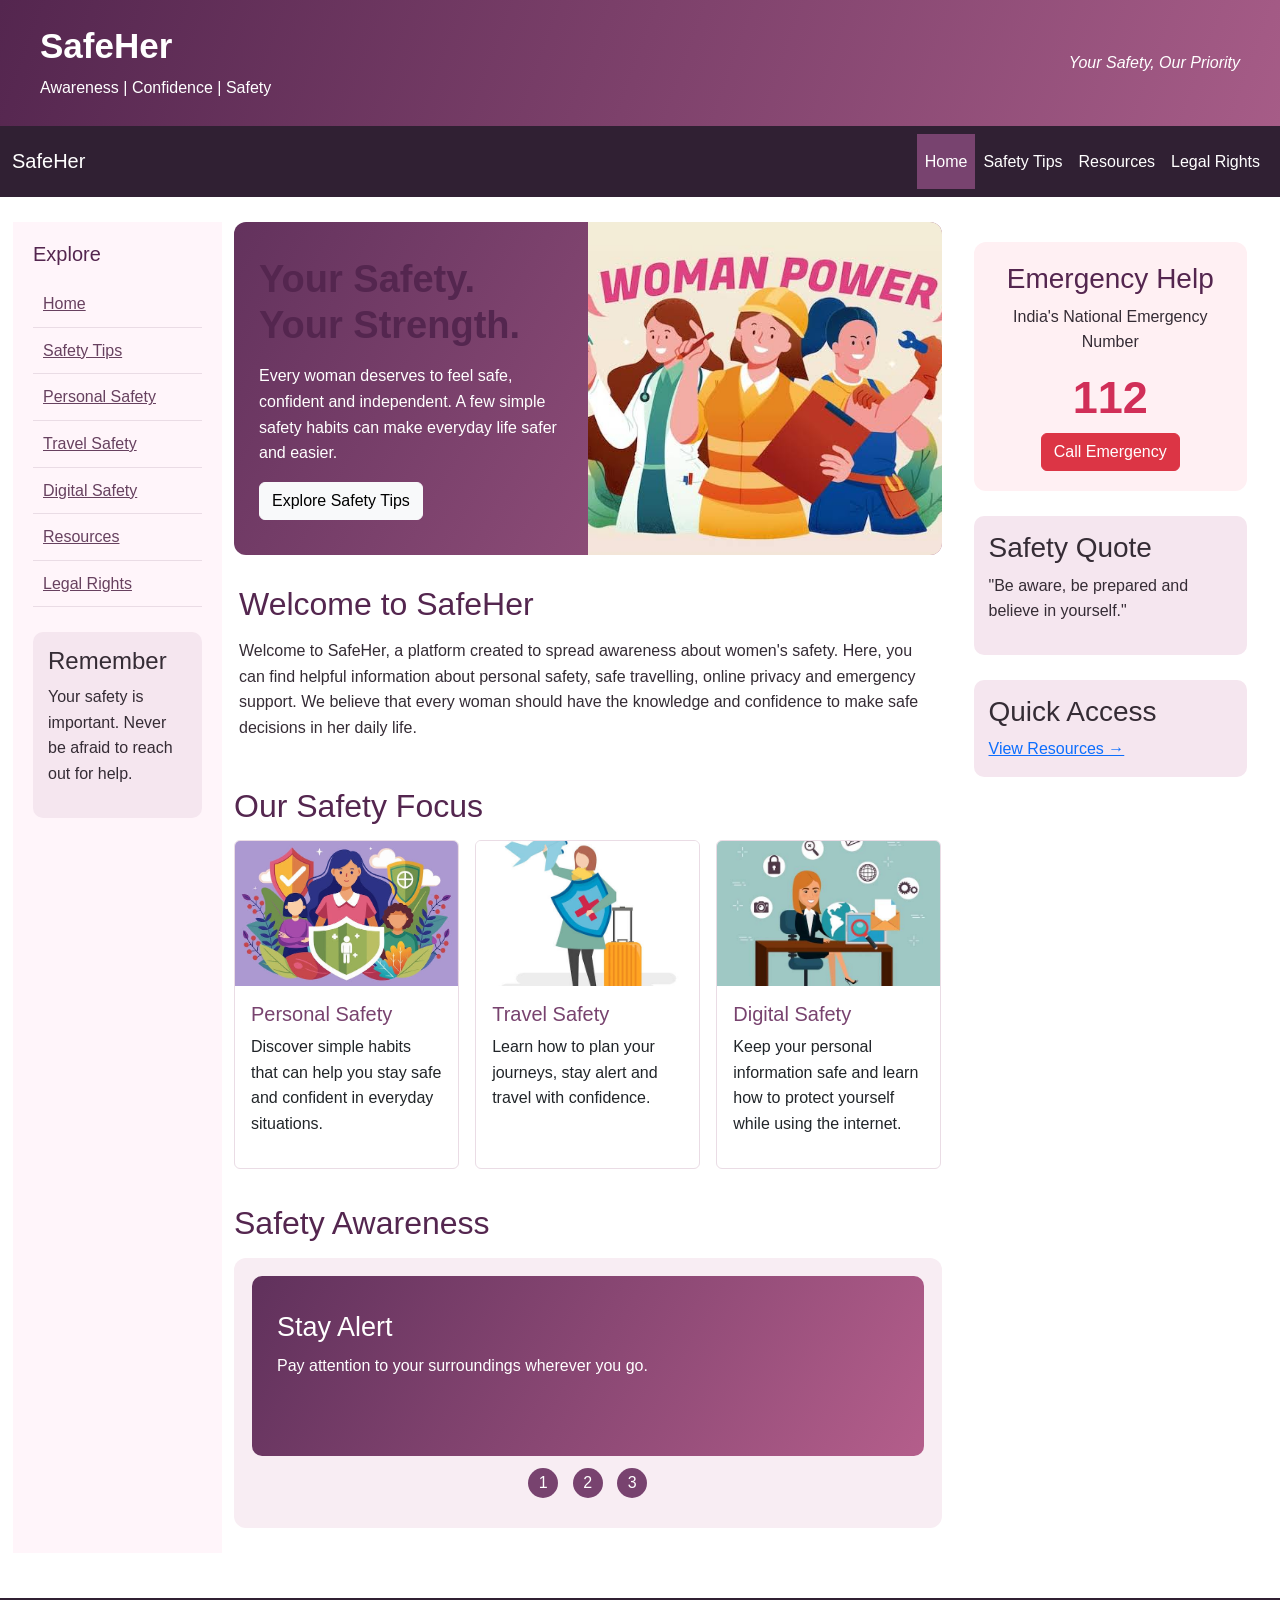
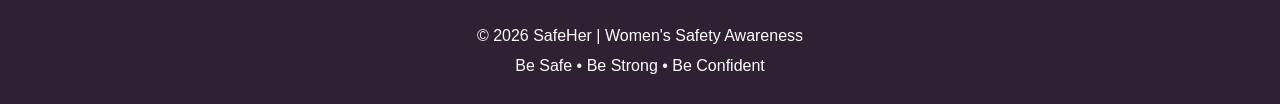
<file: index.html>
<!DOCTYPE html>
<html lang="en">

<head>
    <meta charset="UTF-8">
    <meta name="viewport" content="width=device-width, initial-scale=1.0">

    <title>SafeHer - Women's Safety</title>
    <!-- Stylesheets -->
    <link rel="stylesheet" href="styles/normalize.css">
    <link href="https://cdn.jsdelivr.net/npm/bootstrap@5.3.8/dist/css/bootstrap.min.css"
          rel="stylesheet">
    <link rel="stylesheet" href="styles/main.css">
    
</head>
<body>
<div class="container-fluid page-container">
    <header class="header">
        <div>
            <h1>SafeHer<span></span></h1>
            <p>Awareness | Confidence | Safety</p>
        </div>
        <p class="header-text">Your Safety, Our Priority</p>
    </header>
    <!-- Navigation Menu -->
    <nav class="navbar navbar-expand-lg navbar-dark">
        <div class="container-fluid">

            <a class="navbar-brand" href="index.html">SafeHer</a>

            <button class="navbar-toggler" type="button"
                    data-bs-toggle="collapse"
                    data-bs-target="#menu"
                    aria-controls="menu"
                    aria-expanded="false"
                    aria-label="Toggle navigation">

                <span class="navbar-toggler-icon"></span>
            </button>

            <div class="collapse navbar-collapse" id="menu">

                <ul class="navbar-nav ms-auto">

                    <li class="nav-item">
                        <a class="nav-link active" href="index.html">
                            Home
                        </a>
                    </li>

                    <li class="nav-item">
                        <a class="nav-link" href="safety-tips.html">
                            Safety Tips
                        </a>
                    </li>

                    <li class="nav-item">
                        <a class="nav-link" href="resources.html">
                            Resources
                        </a>
                    </li>

                    <li class="nav-item">
                        <a class="nav-link" href="rights.html">
                            Legal Rights
                        </a>
                    </li>

                </ul>
            </div>

        </div>
    </nav>
    <!-- Main Three-Column Section -->
    <div class="row main-layout">
        <!-- Left Side Menu -->
        <aside class="col-lg-2 sidebar">
            <h3>Explore</h3>
            <ul>
                <li><a href="index.html">Home</a></li>
                <li><a href="safety-tips.html">Safety Tips</a></li>
                <li><a href="safety-tips.html#personal">Personal Safety</a></li>
                <li><a href="safety-tips.html#travel">Travel Safety</a></li>
                <li><a href="safety-tips.html#digital">Digital Safety</a></li>
                <li><a href="resources.html">Resources</a></li>
                <li><a href="rights.html">Legal Rights</a></li>
            </ul>
            <div class="side-box">
                <h4>Remember</h4>
                <p>
                    Your safety is important.
                    Never be afraid to reach out for help.
                </p>
            </div>
        </aside>
        <!-- Main Website Content -->
        <main class="col-lg-7 content">
            <!-- Welcome Banner -->
            <section class="hero">
                <div class="hero-text">
                    <h2>Your Safety.<br>Your Strength.</h2>
                    <p>
                        Every woman deserves to feel safe, confident
                        and independent. A few simple safety habits
                        can make everyday life safer and easier.
                    </p>

                    <a href="safety-tips.html" class="btn btn-light">
                        Explore Safety Tips
                    </a>
                </div>
                <figure>
                    <img src="images/explore.jpg"
                         alt="Women supporting and encouraging each other">

                    <figcaption>Stronger Together</figcaption>
                </figure>
            </section>
            <!-- About SafeHer -->
            <section class="intro">
                <h2>Welcome to SafeHer</h2>
                <p>
                    Welcome to SafeHer, a platform created to spread
                    awareness about women's safety.

                    Here, you can find helpful information about
                    personal safety, safe travelling, online privacy
                    and emergency support.

                    We believe that every woman should have the
                    knowledge and confidence to make safe decisions
                    in her daily life.
                </p>

            </section>
            <!-- Different Areas of Safety -->
            <section class="safety-cards">
                <h2>Our Safety Focus</h2>
                <div class="row g-3">
                    <!-- Personal Safety Card -->
                    <div class="col-md-4">

                        <div class="card">

                            <img src="images/women-safety.jpg"
                                 class="card-img-top"
                                 alt="Personal safety awareness">

                            <div class="card-body">
                                <h5>Personal Safety</h5>

                                <p>
                                    Discover simple habits that can
                                    help you stay safe and confident
                                    in everyday situations.
                                </p>
                            </div>

                        </div>
                    </div>
                    <!-- Travel Safety Card -->
                    <div class="col-md-4">
                        <div class="card">
                            <img src="images/travel-safety.jpg"
                                 class="card-img-top"
                                 alt="Safe travelling">
                            <div class="card-body">
                                <h5>Travel Safety</h5>
                                <p>
                                    Learn how to plan your journeys,
                                    stay alert and travel with confidence.
                                </p>
                            </div>
                        </div>
                    </div>
                    <!-- Digital Safety Card -->
                    <div class="col-md-4">
                        <div class="card">
                            <img src="images/digital-safety.jpg"
                                 class="card-img-top"
                                 alt="Online privacy and digital safety">

                            <div class="card-body">
                                <h5>Digital Safety</h5>

                                <p>
                                    Keep your personal information safe
                                    and learn how to protect yourself
                                    while using the internet.
                                </p>
                            </div>
                        </div>
                    </div>
                </div>
            </section>
            <!-- Safety Awareness Slider -->
            <section class="carousel-section">
                <h2>Safety Awareness</h2>
                <div class="carousel-box">
                    <!-- Buttons used to change the slides -->
                    <input type="radio" name="slide"
                           id="slide1" checked>

                    <input type="radio" name="slide"
                           id="slide2">

                    <input type="radio" name="slide"
                           id="slide3">
                    <!-- Slider Content -->
                    <div class="slides">

                        <div class="slide first">
                            <h3>Stay Alert</h3>
                            <p>
                                Pay attention to your surroundings
                                wherever you go.
                            </p>
                        </div>

                        <div class="slide second">
                            <h3>Stay Safe Online</h3>
                            <p>
                                Keep your passwords and OTPs private.
                                Never share them with strangers.
                            </p>
                        </div>

                        <div class="slide third">
                            <h3>Travel Safely</h3>
                            <p>
                                Plan your trip in advance and let
                                someone you trust know your plans.
                            </p>
                        </div>

                    </div>
                    <!-- Slide Navigation -->
                    <div class="slide-buttons">
                        <label for="slide1">1</label>
                        <label for="slide2">2</label>
                        <label for="slide3">3</label>
                    </div>

                </div>
            </section>
        </main>
        <!-- Right Side Information -->
        <aside class="col-lg-3 right-sidebar">

            <!-- Emergency Contact -->
            <div class="emergency-box">

                <h3>Emergency Help</h3>

                <p>India's National Emergency Number</p>

                <h2>112</h2>

                <a href="tel:112" class="btn btn-danger">
                    Call Emergency
                </a>

            </div>
            <div class="side-box">

                <h3>Safety Quote</h3>

                <p>
                    "Be aware, be prepared and believe in yourself."
                </p>
            </div>
            <div class="side-box">

                <h3>Quick Access</h3>

                <a href="resources.html">View Resources →</a>
            </div>
        </aside>

    </div>
    <!-- Website Footer -->
    <footer class="footer">
        <p>&copy; 2026 SafeHer | Women's Safety Awareness</p>
        <p>Be Safe • Be Strong • Be Confident</p>
    </footer>
</div>
<script src="https://cdn.jsdelivr.net/npm/bootstrap@5.3.8/dist/js/bootstrap.bundle.min.js">
</script>

</body>
</html>
</file>
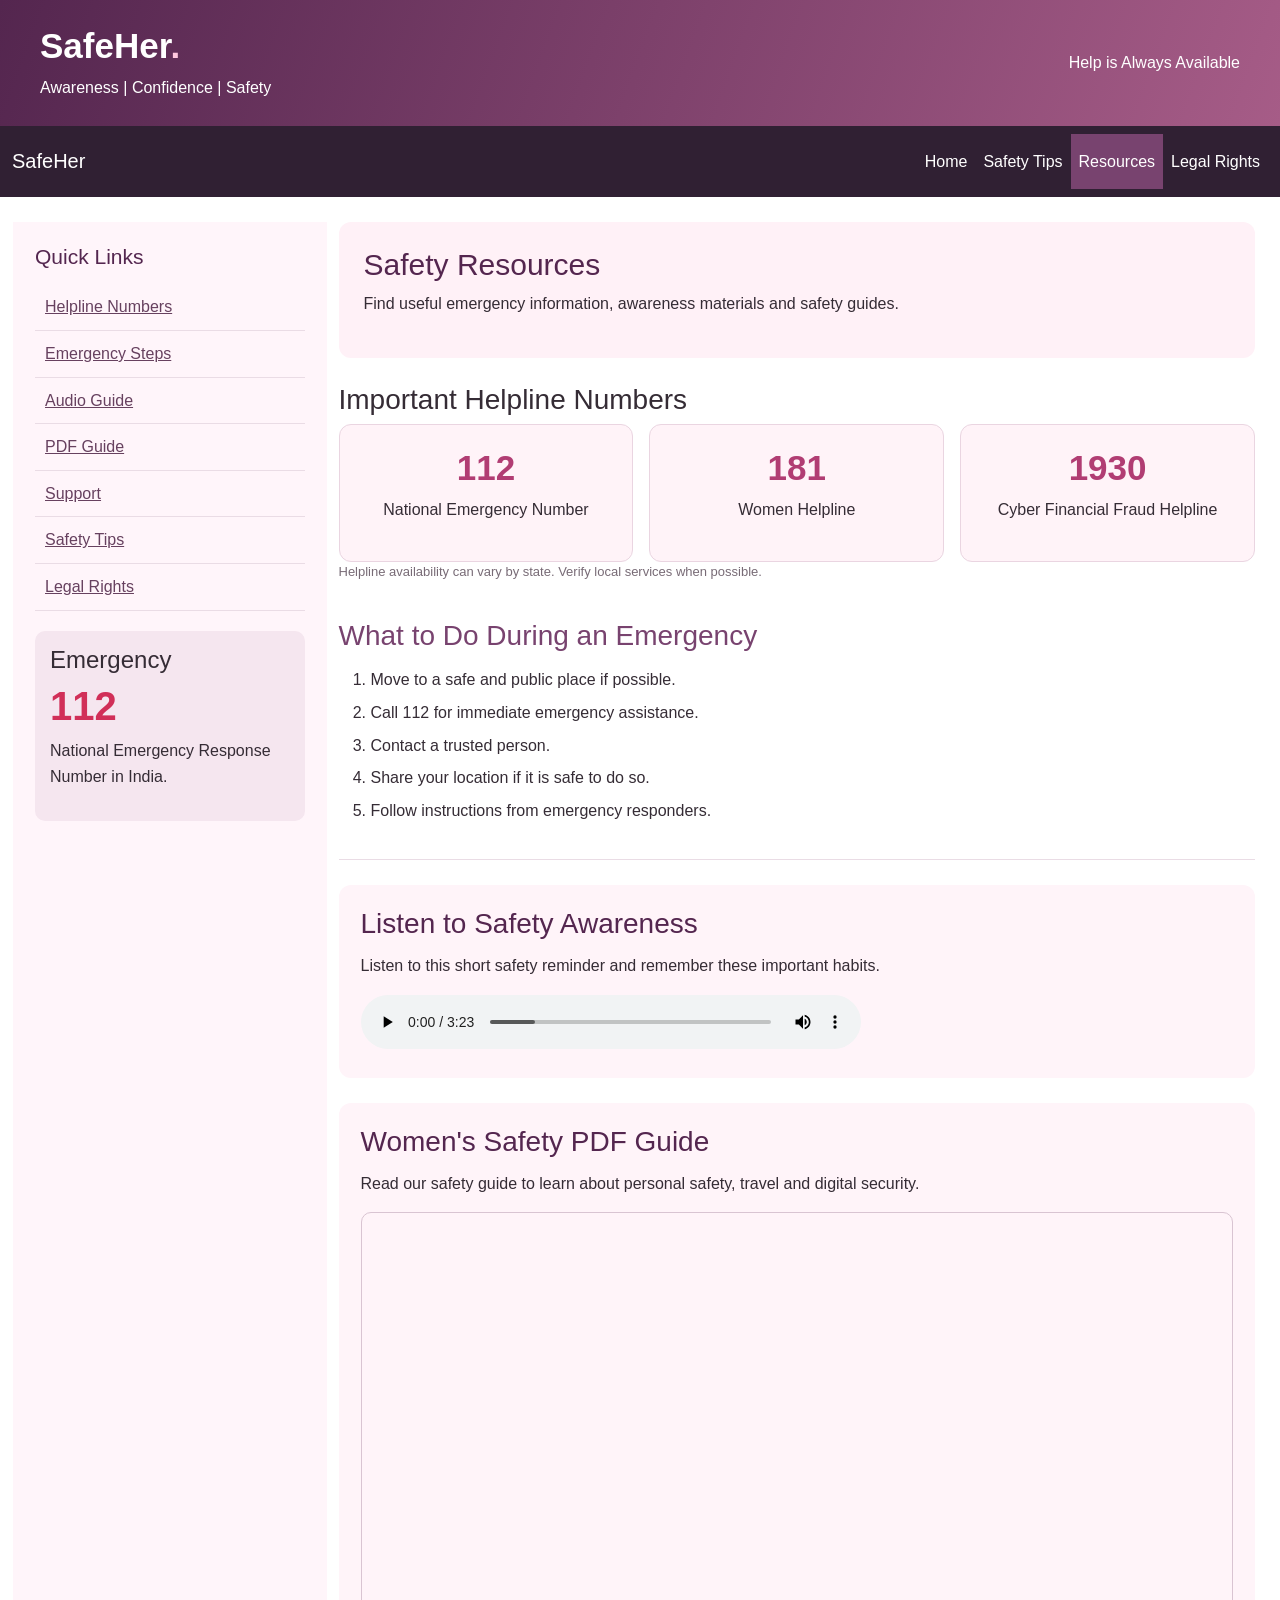
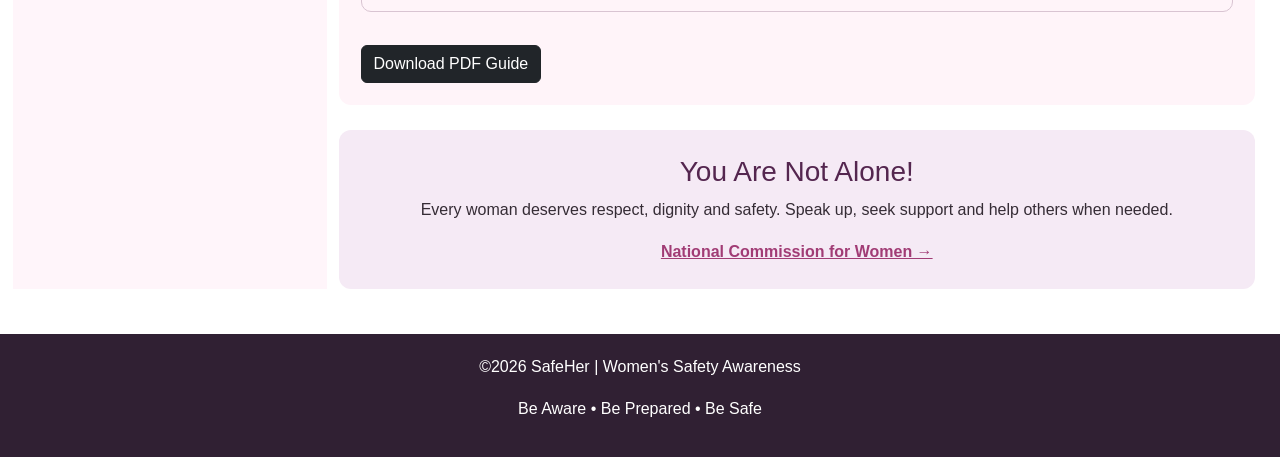
<file: resources.html>
<!DOCTYPE html>
<html lang="en">
<head>
    <meta charset="UTF-8">
    <meta name="viewport" content="width=device-width, initial-scale=1.0">
    <title>Resources - SafeHer</title>
    <link rel="stylesheet" href="styles/normalize.css">

    <link href="https://cdn.jsdelivr.net/npm/bootstrap@5.3.8/dist/css/bootstrap.min.css" rel="stylesheet">

    <link rel="stylesheet" href="styles/content.css">
</head>

<body>
<div class="container-fluid page-container">
    <header class="header">
        <div>
            <h1>SafeHer<span>.</span></h1>
            <p>Awareness | Confidence | Safety</p>
        </div>
        <p class="header-text">Help is Always Available</p>
    </header>

    <nav class="navbar navbar-expand-lg navbar-dark">
        <div class="container-fluid">

            <a class="navbar-brand" href="index.html">SafeHer</a>

            <button class="navbar-toggler" type="button"
                data-bs-toggle="collapse" data-bs-target="#menu">
                <span class="navbar-toggler-icon"></span>
            </button>

            <div class="collapse navbar-collapse" id="menu">
                <ul class="navbar-nav ms-auto">
                    <li class="nav-item">
                        <a class="nav-link" href="index.html">Home</a>
                    </li>
                    <li class="nav-item">
                        <a class="nav-link" href="safety-tips.html">Safety Tips</a>
                    </li>
                    <li class="nav-item">
                        <a class="nav-link active" href="resources.html">Resources</a>
                    </li>
                    <li class="nav-item">
                        <a class="nav-link" href="rights.html">Legal Rights</a>
                    </li>
                </ul>
            </div>

        </div>
    </nav>

    <div class="row page-layout">

        <!-- Sidebar -->
        <aside class="col-lg-3 sidebar">

            <h3>Quick Links</h3>

            <ul>
                <li><a href="#helpline">Helpline Numbers</a></li>
                <li><a href="#emergency">Emergency Steps</a></li>
                <li><a href="#audio">Audio Guide</a></li>
                <li><a href="#pdf">PDF Guide</a></li>
                <li><a href="#support">Support</a></li>
                <li><a href="safety-tips.html">Safety Tips</a></li>
                <li><a href="rights.html">Legal Rights</a></li>
            </ul>
            <div class="side-box">
                <h4>Emergency</h4>
                <h2 class="emergency-number">112</h2>
                <p>National Emergency Response Number in India.</p>
            </div>
        </aside>
        <!-- Main Content -->
        <main class="col-lg-9 content">

            <section class="page-heading">
                <h2>Safety Resources</h2>

                <p>
                    Find useful emergency information,
                    awareness materials and safety guides.
                </p>
            </section>

            <!-- Three Column Resource Cards -->
            <section id="helpline">

                <h3>Important Helpline Numbers</h3>

                <div class="row g-3">

                    <div class="col-md-4">
                        <div class="resource-card">
                            <h4>112</h4>
                            <p>National Emergency Number</p>
                        </div>
                    </div>

                    <div class="col-md-4">
                        <div class="resource-card">
                            <h4>181</h4>
                            <p>Women Helpline</p>
                        </div>
                    </div>

                    <div class="col-md-4">
                        <div class="resource-card">
                            <h4>1930</h4>
                            <p>Cyber Financial Fraud Helpline</p>
                        </div>
                    </div>

                </div>

                <p class="small-note">
                    Helpline availability can vary by state.
                    Verify local services when possible.
                </p>

            </section>

            <!-- Emergency Steps -->
            <section id="emergency" class="article">

                <h3>What to Do During an Emergency</h3>

                <ol>
                    <li>Move to a safe and public place if possible.</li>
                    <li>Call 112 for immediate emergency assistance.</li>
                    <li>Contact a trusted person.</li>
                    <li>Share your location if it is safe to do so.</li>
                    <li>Follow instructions from emergency responders.</li>
                </ol>

            </section>
            <!-- Audio -->
            <section id="audio" class="media-box">
                <h3>Listen to Safety Awareness</h3>
                <p>
                    Listen to this short safety reminder
                    and remember these important habits.
                </p>
                <audio controls>
                    <source src="media/safety-audio.mp3"
                            type="audio/mpeg">

                    Your browser does not support audio.
                </audio>
            </section>
            <!-- PDF -->
            <section id="pdf" class="media-box">

                <h3>Women's Safety PDF Guide</h3>

                <p>
                    Read our safety guide to learn about
                    personal safety, travel and digital security.
                </p>

                <iframe src="media/safety-guide.pdf"
                        width="100%" height="400"
                        title="Women's Safety PDF Guide">
                </iframe>

                <br><br>

                <a href="media/safety-guide.pdf"
                   download class="btn btn-dark">
                    Download PDF Guide
                </a>
            </section>
            <!-- Support -->
            <section id="support" class="support-box">
                <h3>You Are Not Alone!</h3>
                <p>
                    Every woman deserves respect, dignity
                    and safety. Speak up, seek support
                    and help others when needed.
                </p>
                <a href="https://www.ncw.gov.in/"
                   target="_blank" rel="noopener">
                    National Commission for Women →
                </a>
            </section>
        </main>
    </div>
    <footer class="footer">
        <p>&copy;2026 SafeHer | Women's Safety Awareness</p>
        <p>Be Aware • Be Prepared • Be Safe</p>
    </footer>
</div>
<script src="https://cdn.jsdelivr.net/npm/bootstrap@5.3.8/dist/js/bootstrap.bundle.min.js"></script>
</body>
</html>
</file>
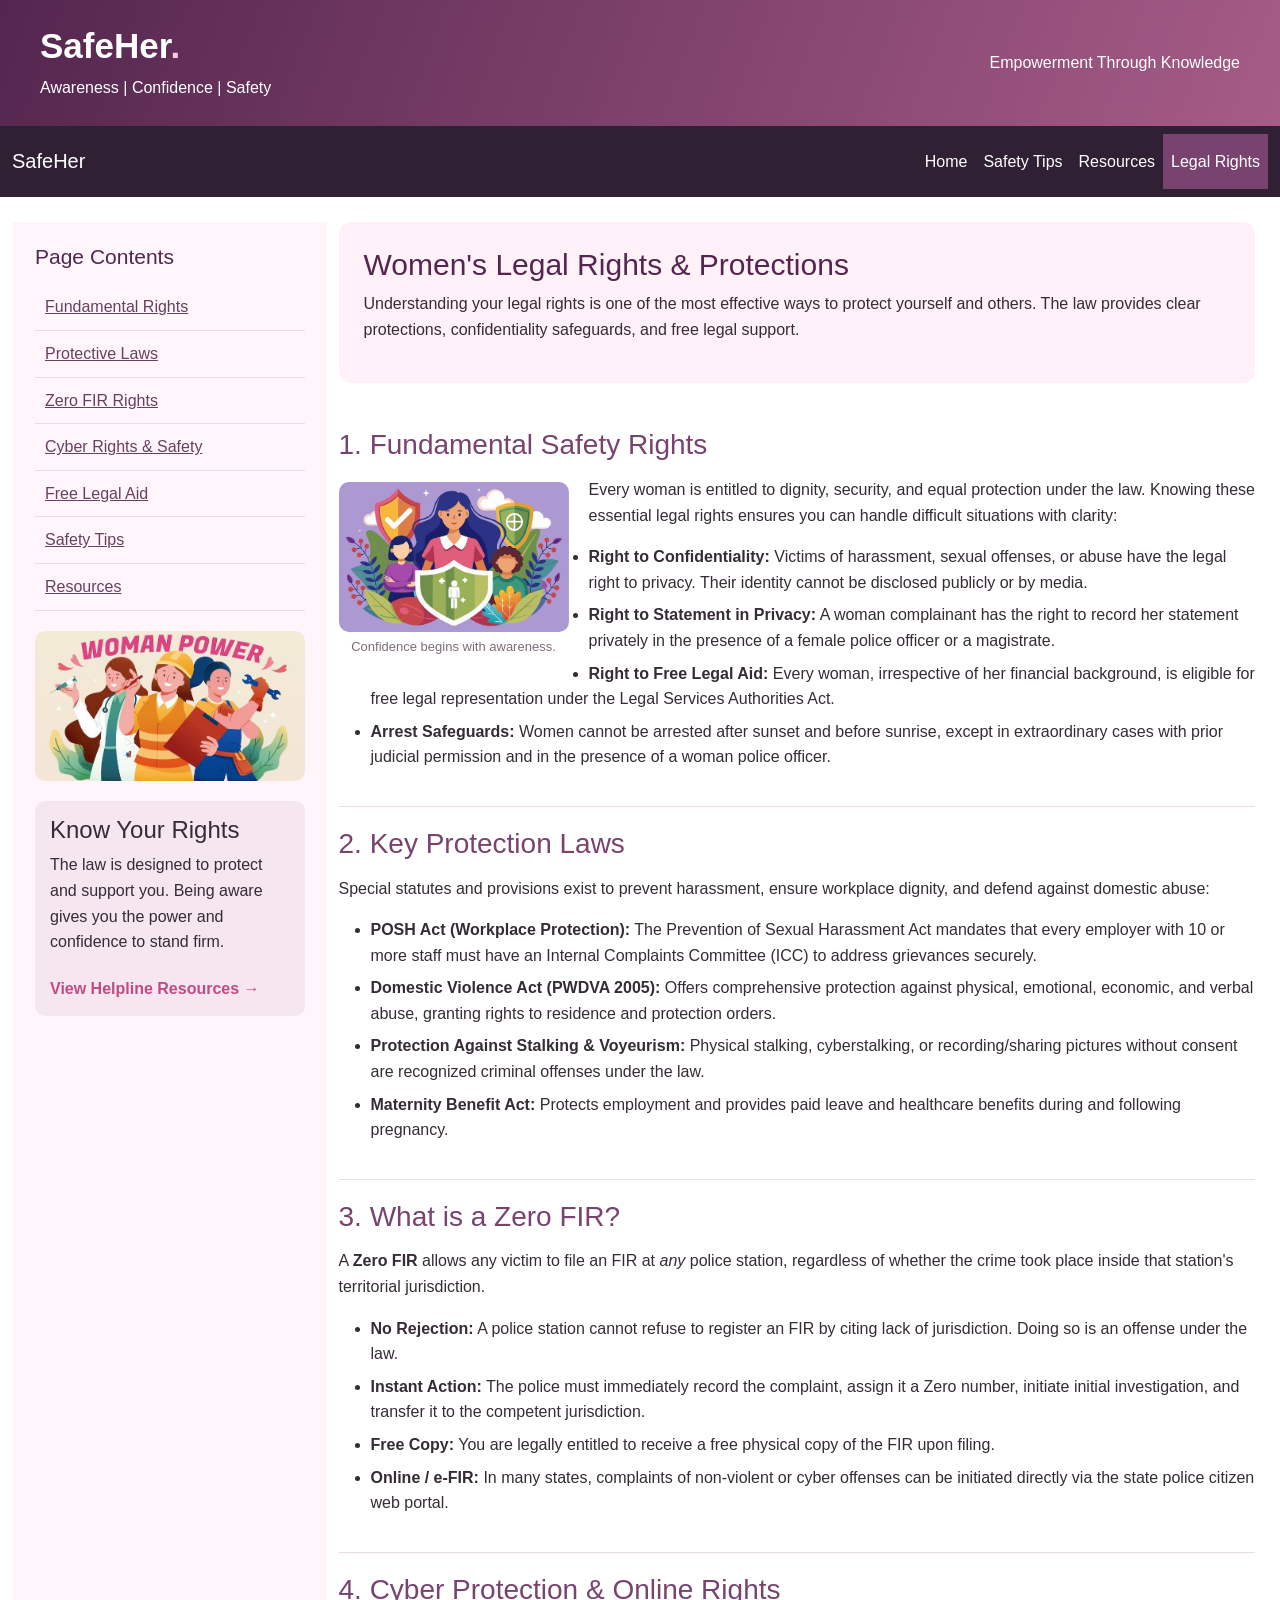
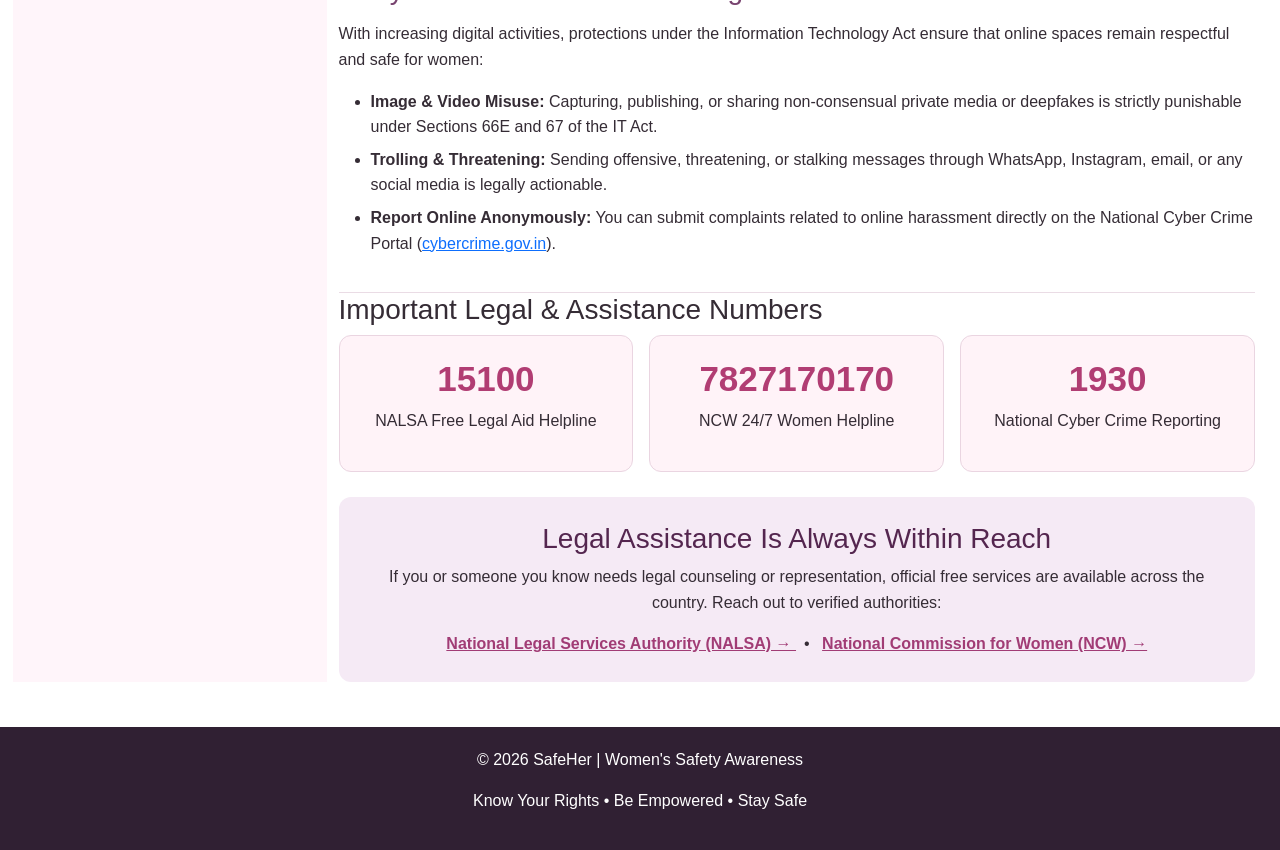
<file: rights.html>
<!DOCTYPE html>
<html lang="en">
<head>
    <meta charset="UTF-8">
    <meta name="viewport" content="width=device-width, initial-scale=1.0">
    <title>Legal Rights - SafeHer</title>

    <link rel="stylesheet" href="styles/normalize.css">
    <link href="https://cdn.jsdelivr.net/npm/bootstrap@5.3.8/dist/css/bootstrap.min.css" rel="stylesheet">
    <link rel="stylesheet" href="styles/content.css">
</head>

<body>

<div class="container-fluid page-container">

    <header class="header">
        <div>
            <h1>SafeHer<span>.</span></h1>
            <p>Awareness | Confidence | Safety</p>
        </div>
        <p class="header-text">Empowerment Through Knowledge</p>
    </header>

    <nav class="navbar navbar-expand-lg navbar-dark">
        <div class="container-fluid">
            <a class="navbar-brand" href="index.html">SafeHer</a>
            <button class="navbar-toggler" type="button"
                data-bs-toggle="collapse" data-bs-target="#menu"
                aria-controls="menu" aria-expanded="false" aria-label="Toggle navigation">
                <span class="navbar-toggler-icon"></span>
            </button>

            <div class="collapse navbar-collapse" id="menu">
                <ul class="navbar-nav ms-auto">
                    <li class="nav-item">
                        <a class="nav-link" href="index.html">Home</a>
                    </li>
                    <li class="nav-item">
                        <a class="nav-link" href="safety-tips.html">Safety Tips</a>
                    </li>
                    <li class="nav-item">
                        <a class="nav-link" href="resources.html">Resources</a>
                    </li>
                    <li class="nav-item">
                        <a class="nav-link active" href="rights.html">Legal Rights</a>
                    </li>
                </ul>
            </div>
        </div>
    </nav>

    <div class="row page-layout">

        <!-- Sidebar -->
        <aside class="col-lg-3 sidebar">
            <h3>Page Contents</h3>
            <ul>
                <li><a href="#fundamental">Fundamental Rights</a></li>
                <li><a href="#laws">Protective Laws</a></li>
                <li><a href="#zerofir">Zero FIR Rights</a></li>
                <li><a href="#cyberrights">Cyber Rights & Safety</a></li>
                <li><a href="#legalaid">Free Legal Aid</a></li>
                <li><a href="safety-tips.html">Safety Tips</a></li>
                <li><a href="resources.html">Resources</a></li>
            </ul>

            <img src="images/explore.jpg"
                 alt="Women legal awareness"
                 class="sidebar-image">

            <div class="side-box">
                <h4>Know Your Rights</h4>
                <p>The law is designed to protect and support you. Being aware gives you the power and confidence to stand firm.</p>
                <a href="resources.html" style="color: #c04c86; font-weight: bold; text-decoration: none; display: inline-block; margin-top: 5px;">View Helpline Resources &rarr;</a>
            </div>
        </aside>

        <!-- Main Content -->
        <main class="col-lg-9 content">

            <section class="page-heading">
                <h2>Women's Legal Rights & Protections</h2>
                <p>
                    Understanding your legal rights is one of the most effective ways to protect yourself
                    and others. The law provides clear protections, confidentiality safeguards, and free legal support.
                </p>
            </section>

            <!-- Fundamental Safety Rights -->
            <section id="fundamental" class="article">
                <h3>1. Fundamental Safety Rights</h3>
                <figure class="float-image">
                    <img src="images/women-safety.jpg"
                         alt="Women empowerment and safety">
                    <figcaption>Confidence begins with awareness.</figcaption>
                </figure>
                <p>
                    Every woman is entitled to dignity, security, and equal protection under the law.
                    Knowing these essential legal rights ensures you can handle difficult situations with clarity:
                </p>
                <ul>
                    <li><strong>Right to Confidentiality:</strong> Victims of harassment, sexual offenses, or abuse have the legal right to privacy. Their identity cannot be disclosed publicly or by media.</li>
                    <li><strong>Right to Statement in Privacy:</strong> A woman complainant has the right to record her statement privately in the presence of a female police officer or a magistrate.</li>
                    <li><strong>Right to Free Legal Aid:</strong> Every woman, irrespective of her financial background, is eligible for free legal representation under the Legal Services Authorities Act.</li>
                    <li><strong>Arrest Safeguards:</strong> Women cannot be arrested after sunset and before sunrise, except in extraordinary cases with prior judicial permission and in the presence of a woman police officer.</li>
                </ul>
                <div class="clearfix"></div>
            </section>

            <!-- Key Protective Laws -->
            <section id="laws" class="article">
                <h3>2. Key Protection Laws</h3>
                <p>
                    Special statutes and provisions exist to prevent harassment, ensure workplace dignity, and defend against domestic abuse:
                </p>
                <ul>
                    <li><strong>POSH Act (Workplace Protection):</strong> The Prevention of Sexual Harassment Act mandates that every employer with 10 or more staff must have an Internal Complaints Committee (ICC) to address grievances securely.</li>
                    <li><strong>Domestic Violence Act (PWDVA 2005):</strong> Offers comprehensive protection against physical, emotional, economic, and verbal abuse, granting rights to residence and protection orders.</li>
                    <li><strong>Protection Against Stalking & Voyeurism:</strong> Physical stalking, cyberstalking, or recording/sharing pictures without consent are recognized criminal offenses under the law.</li>
                    <li><strong>Maternity Benefit Act:</strong> Protects employment and provides paid leave and healthcare benefits during and following pregnancy.</li>
                </ul>
            </section>

            <!-- Zero FIR Rights -->
            <section id="zerofir" class="article">
                <h3>3. What is a Zero FIR?</h3>
                <p>
                    A <strong>Zero FIR</strong> allows any victim to file an FIR at <em>any</em> police station, regardless of whether the crime took place inside that station's territorial jurisdiction.
                </p>
                <ul>
                    <li><strong>No Rejection:</strong> A police station cannot refuse to register an FIR by citing lack of jurisdiction. Doing so is an offense under the law.</li>
                    <li><strong>Instant Action:</strong> The police must immediately record the complaint, assign it a Zero number, initiate initial investigation, and transfer it to the competent jurisdiction.</li>
                    <li><strong>Free Copy:</strong> You are legally entitled to receive a free physical copy of the FIR upon filing.</li>
                    <li><strong>Online / e-FIR:</strong> In many states, complaints of non-violent or cyber offenses can be initiated directly via the state police citizen web portal.</li>
                </ul>
            </section>

            <!-- Cyber Rights -->
            <section id="cyberrights" class="article">
                <h3>4. Cyber Protection & Online Rights</h3>
                <p>
                    With increasing digital activities, protections under the Information Technology Act ensure that online spaces remain respectful and safe for women:
                </p>
                <ul>
                    <li><strong>Image & Video Misuse:</strong> Capturing, publishing, or sharing non-consensual private media or deepfakes is strictly punishable under Sections 66E and 67 of the IT Act.</li>
                    <li><strong>Trolling & Threatening:</strong> Sending offensive, threatening, or stalking messages through WhatsApp, Instagram, email, or any social media is legally actionable.</li>
                    <li><strong>Report Online Anonymously:</strong> You can submit complaints related to online harassment directly on the National Cyber Crime Portal (<a href="https://cybercrime.gov.in" target="_blank" rel="noopener">cybercrime.gov.in</a>).</li>
                </ul>
            </section>

            <!-- Free Legal Aid & Helplines -->
            <section id="legalaid">
                <h3>Important Legal & Assistance Numbers</h3>
                <div class="row g-3">
                    <div class="col-md-4">
                        <div class="resource-card">
                            <h4>15100</h4>
                            <p>NALSA Free Legal Aid Helpline</p>
                        </div>
                    </div>
                    <div class="col-md-4">
                        <div class="resource-card">
                            <h4>7827170170</h4>
                            <p>NCW 24/7 Women Helpline</p>
                        </div>
                    </div>
                    <div class="col-md-4">
                        <div class="resource-card">
                            <h4>1930</h4>
                            <p>National Cyber Crime Reporting</p>
                        </div>
                    </div>
                </div>
            </section>

            <!-- Support Box -->
            <section class="support-box">
                <h3>Legal Assistance Is Always Within Reach</h3>
                <p>
                    If you or someone you know needs legal counseling or representation, official free services
                    are available across the country. Reach out to verified authorities:
                </p>
                <a href="https://nalsa.gov.in/" target="_blank" rel="noopener">
                    National Legal Services Authority (NALSA) &rarr;
                </a>
                <span class="mx-2">•</span>
                <a href="https://www.ncw.gov.in/" target="_blank" rel="noopener">
                    National Commission for Women (NCW) &rarr;
                </a>
            </section>

        </main>

    </div>

    <!-- Website Footer -->
    <footer class="footer">
        <p>&copy; 2026 SafeHer | Women's Safety Awareness</p>
        <p>Know Your Rights • Be Empowered • Stay Safe</p>
    </footer>

</div>

<script src="https://cdn.jsdelivr.net/npm/bootstrap@5.3.8/dist/js/bootstrap.bundle.min.js"></script>

</body>
</html>
</file>
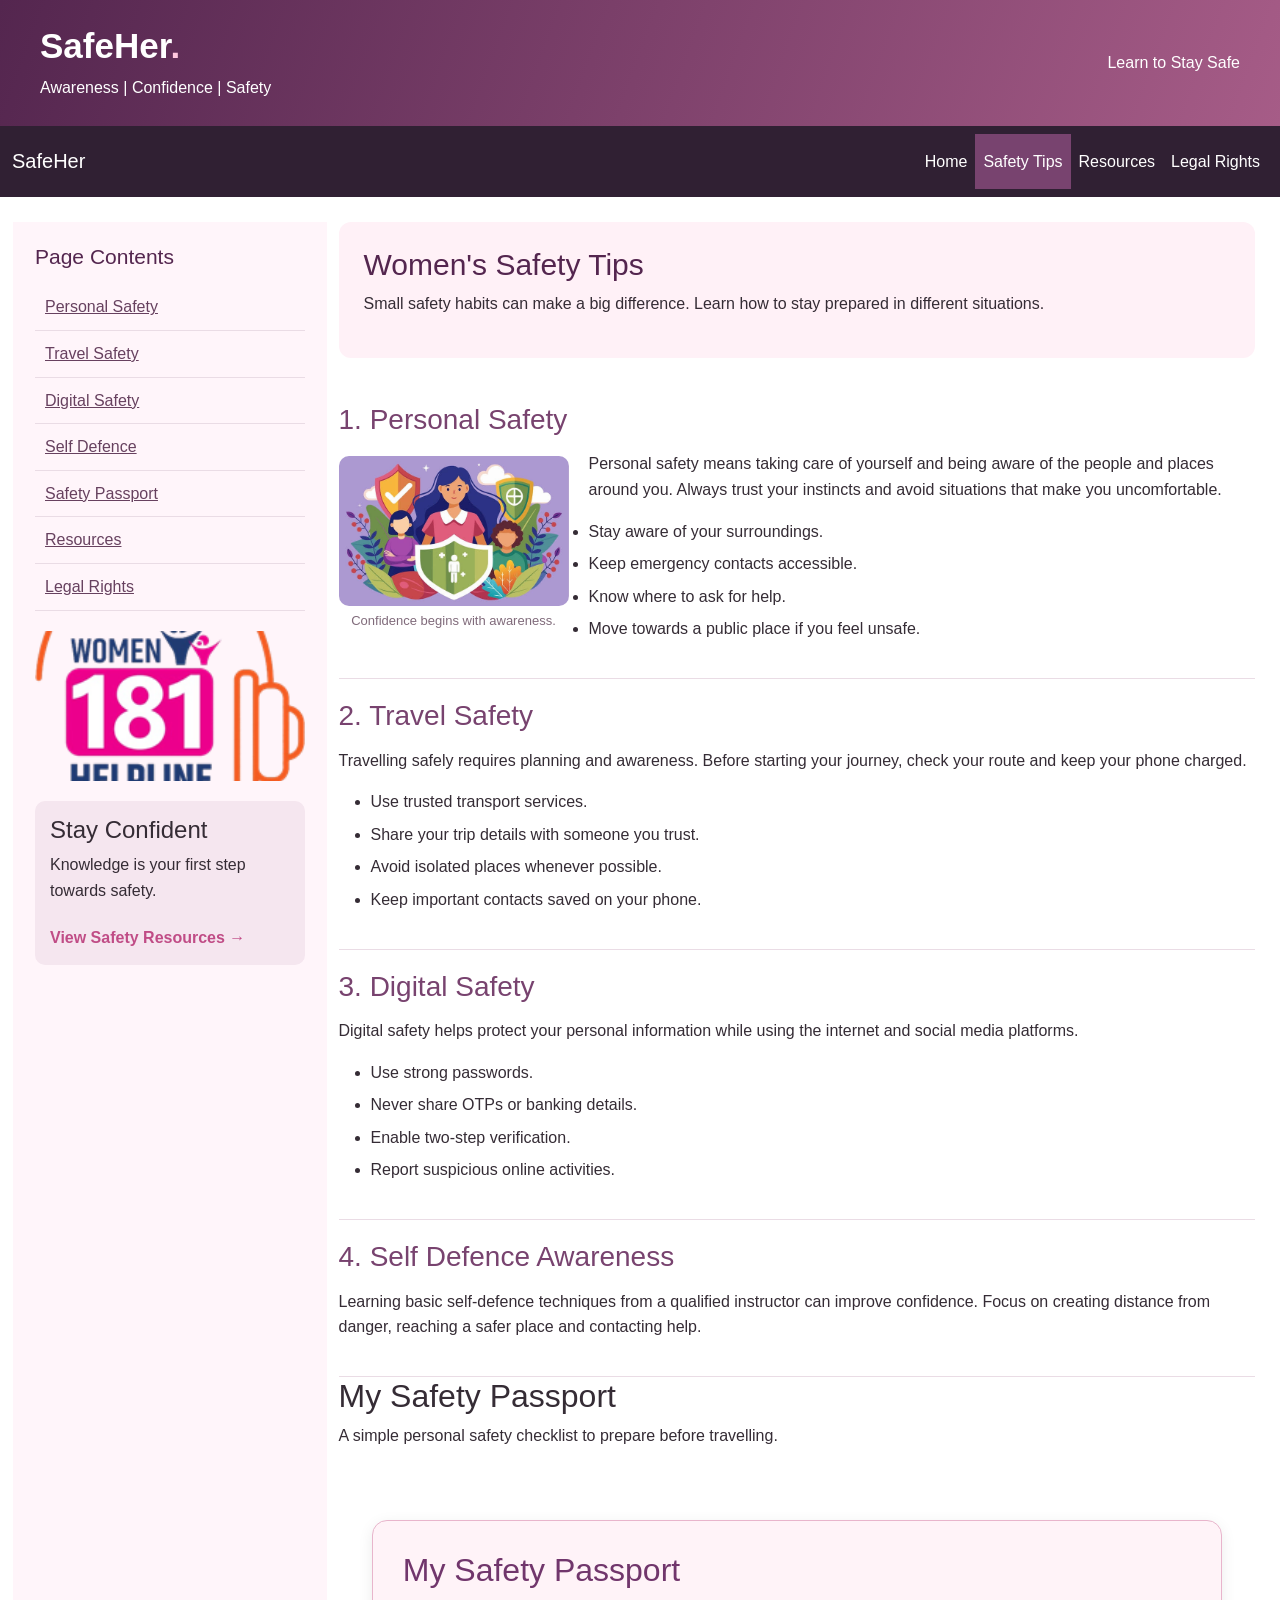
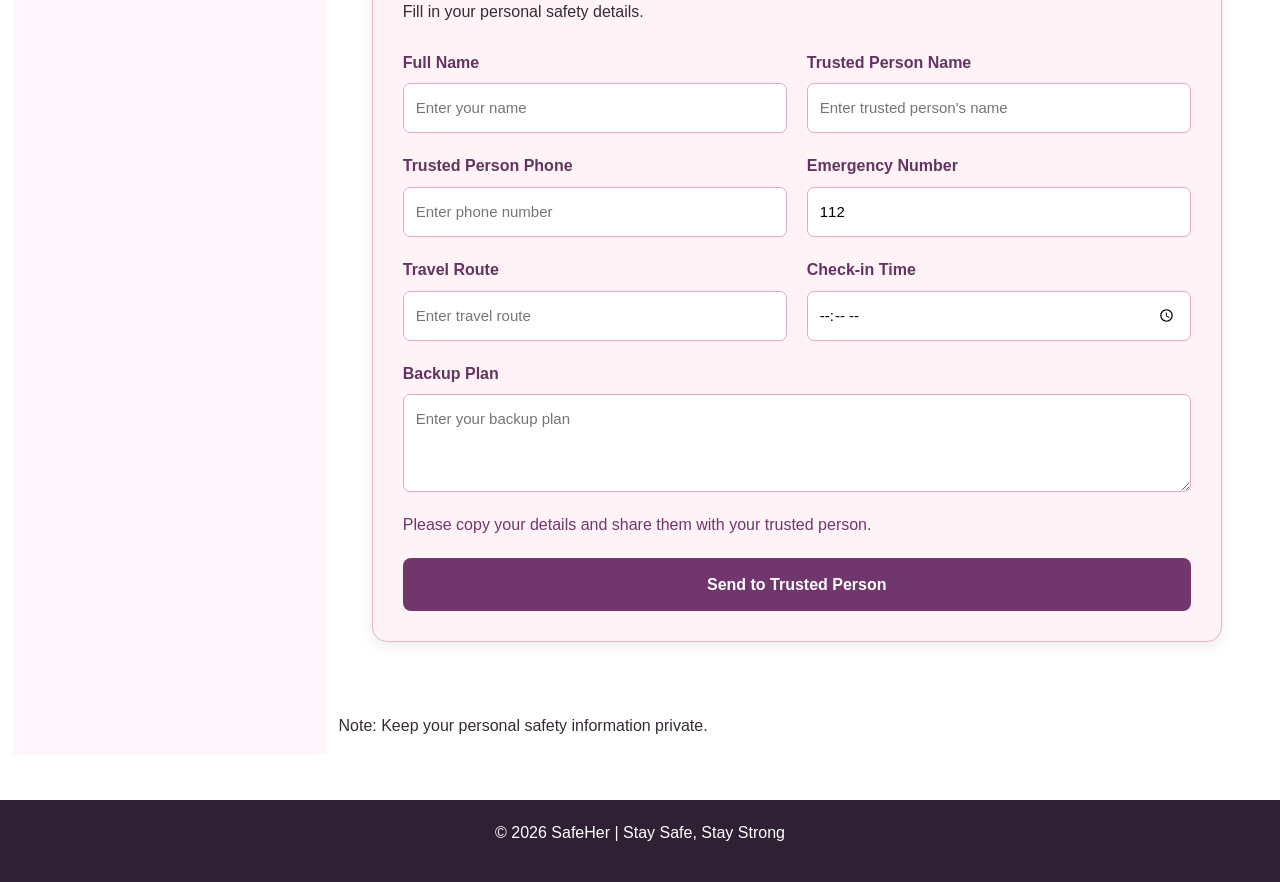
<file: safety-tips.html>
<!DOCTYPE html>
<html lang="en">
<head>
    <meta charset="UTF-8">
    <meta name="viewport" content="width=device-width, initial-scale=1.0">

    <title>Safety Tips - SafeHer</title>

    <link rel="stylesheet" href="styles/normalize.css">

    <link href="https://cdn.jsdelivr.net/npm/bootstrap@5.3.8/dist/css/bootstrap.min.css" rel="stylesheet">

    <link rel="stylesheet" href="styles/content.css">
</head>

<body>

<div class="container-fluid page-container">

    <header class="header">
        <div>
            <h1>SafeHer<span>.</span></h1>
            <p>Awareness | Confidence | Safety</p>
        </div>
        <p class="header-text">Learn to Stay Safe</p>
    </header>

    <nav class="navbar navbar-expand-lg navbar-dark">
        <div class="container-fluid">

            <a class="navbar-brand" href="index.html">SafeHer</a>

            <button class="navbar-toggler" type="button"
                data-bs-toggle="collapse" data-bs-target="#menu">
                <span class="navbar-toggler-icon"></span>
            </button>

            <div class="collapse navbar-collapse" id="menu">
                <ul class="navbar-nav ms-auto">
                    <li class="nav-item">
                        <a class="nav-link" href="index.html">Home</a>
                    </li>
                    <li class="nav-item">
                        <a class="nav-link active" href="safety-tips.html">Safety Tips</a>
                    </li>
                    <li class="nav-item">
                        <a class="nav-link" href="resources.html">Resources</a>
                    </li>
                    <li class="nav-item">
                        <a class="nav-link" href="rights.html">Legal Rights</a>
                    </li>
                </ul>
            </div>

        </div>
    </nav>

    <div class="row page-layout">

        <!-- Sidebar -->
        <aside class="col-lg-3 sidebar">

            <h3>Page Contents</h3>

            <ul>
                <li><a href="#personal">Personal Safety</a></li>
                <li><a href="#travel">Travel Safety</a></li>
                <li><a href="#digital">Digital Safety</a></li>
                <li><a href="#selfdefence">Self Defence</a></li>
                <li><a href="#passport">Safety Passport</a></li>
                <li><a href="resources.html">Resources</a></li>
                <li><a href="rights.html">Legal Rights</a></li>
            </ul>

            <img src="images/emergency.jpg"
                 alt="Safety awareness"
                 class="sidebar-image">

             <div class="side-box">
                <h4>Stay Confident</h4>
                <p>Knowledge is your first step towards safety.</p>
                <a href="resources.html" style="color: #c04c86; font-weight: bold; text-decoration: none; display: inline-block; margin-top: 5px;">View Safety Resources &rarr;</a>
            </div>

        </aside>

        <!-- Main Content -->
        <main class="col-lg-9 content">

            <section class="page-heading">
                <h2>Women's Safety Tips</h2>
                <p>
                    Small safety habits can make a big difference.
                    Learn how to stay prepared in different situations.
                </p>
            </section>
            <!-- Figure and Caption -->
            <section id="personal" class="article">
                <h3>1. Personal Safety</h3>
                <figure class="float-image">
                    <img src="images/women-safety.jpg"
                         alt="Women safety awareness">
                    <figcaption>Confidence begins with awareness.</figcaption>
                </figure>
                <p>
                    Personal safety means taking care of yourself
                    and being aware of the people and places around you.
                    Always trust your instincts and avoid situations
                    that make you uncomfortable.
                </p>
                <ul>
                    <li>Stay aware of your surroundings.</li>
                    <li>Keep emergency contacts accessible.</li>
                    <li>Know where to ask for help.</li>
                    <li>Move towards a public place if you feel unsafe.</li>
                </ul>
                <div class="clearfix"></div>
            </section>
            <section id="travel" class="article">
                <h3>2. Travel Safety</h3>
                <p>
                    Travelling safely requires planning and awareness.
                    Before starting your journey, check your route
                    and keep your phone charged.
                </p>
                <ul>
                    <li>Use trusted transport services.</li>
                    <li>Share your trip details with someone you trust.</li>
                    <li>Avoid isolated places whenever possible.</li>
                    <li>Keep important contacts saved on your phone.</li>
                </ul>
            </section>
            <section id="digital" class="article">

                <h3>3. Digital Safety</h3>
                <p>
                    Digital safety helps protect your personal
                    information while using the internet and
                    social media platforms.
                </p>
                <ul>
                    <li>Use strong passwords.</li>
                    <li>Never share OTPs or banking details.</li>
                    <li>Enable two-step verification.</li>
                    <li>Report suspicious online activities.</li>
                </ul>

            </section>

            <section id="selfdefence" class="article">

                <h3>4. Self Defence Awareness</h3>

                <p>
                    Learning basic self-defence techniques from
                    a qualified instructor can improve confidence.
                    Focus on creating distance from danger,
                    reaching a safer place and contacting help.
                </p>

            </section>

            <!-- Unique Feature -->
            <section id="passport" class="passport">

                <h2>My Safety Passport</h2>

                <p>
                    A simple personal safety checklist to prepare
                    before travelling.
                </p>

                <div class="row g-3">

<section id="passport" class="passport-section">

    <div class="passport-card">

        <h2>My Safety Passport</h2>
        <p>Fill in your personal safety details.</p>

        <form>

            <div class="passport-grid">

                <div class="passport-field">
                    <label>Full Name</label>
                    <input type="text" placeholder="Enter your name">
                </div>

                <div class="passport-field">
                    <label>Trusted Person Name</label>
                    <input type="text" placeholder="Enter trusted person's name">
                </div>

                <div class="passport-field">
                    <label>Trusted Person Phone</label>
                    <input type="tel" placeholder="Enter phone number">
                </div>

                <div class="passport-field">
                    <label>Emergency Number</label>
                    <input type="tel" value="112">
                </div>

                <div class="passport-field">
                    <label>Travel Route</label>
                    <input type="text" placeholder="Enter travel route">
                </div>

                <div class="passport-field">
                    <label>Check-in Time</label>
                    <input type="time">
                </div>

                <div class="passport-field full-width">
                    <label>Backup Plan</label>
                    <textarea rows="3" placeholder="Enter your backup plan"></textarea>
                </div>

            </div>

            <p class="passport-note">
                Please copy your details and share them with your trusted person.
            </p>

            <a href="https://web.whatsapp.com/" target="_blank"
               class="send-button">
                Send to Trusted Person
            </a>

        </form>

    </div>

</section>
                <p class="privacy-note">
                    Note: Keep your personal safety information private.
                </p>

            </section>
        </main>

    </div>
    <footer class="footer">
        <p>© 2026 SafeHer | Stay Safe, Stay Strong</p>
    </footer>

</div>

<script src="https://cdn.jsdelivr.net/npm/bootstrap@5.3.8/dist/js/bootstrap.bundle.min.js"></script>

</body>
</html>
</file>
<file: styles/main.css>
body {
    background: #f7f0f5;
    color: #352c35;
    font-family: Arial, sans-serif;
    line-height: 1.6;
}

.page-container {
    max-width: 1400px;
    margin: auto;
    background: white;
    padding: 0;
}
html,
body {
    overflow-x: hidden;
}

/* Header */
.header {
    background: linear-gradient(110deg, #54264f, #a65c87);
    color: white;
    padding: 25px 40px;
    display: flex;
    justify-content: space-between;
    align-items: center;
}

.header h1 {
    font-size: 35px;
    font-weight: bold;
}

.header h1 span {
    color: #ffc8df;
}

.header p {
    margin: 0;
}

.header-text {
    font-style: italic;
}

/* Navigation */
.navbar {
    background: #302033;
}

.navbar .nav-link {
    color: white;
    padding: 15px 20px;
}

.navbar .nav-link:hover,
.navbar .nav-link.active {
    background: #78436f;
    color: white;
}

/* Main Layout */
.main-layout {
    padding: 25px;
}

.sidebar {
    padding: 20px;
    background: #fff5fa;
}

.sidebar h3 {
    color: #54264f;
    font-size: 20px;
    margin-bottom: 15px;
}

.sidebar ul {
    list-style: none;
    padding: 0;
}

.sidebar li {
    border-bottom: 1px solid #eadce5;
}

.sidebar li a {
    display: block;
    padding: 10px;
    color: #67415f;
}

.sidebar li a:hover {
    color: #c04c86;
    padding-left: 15px;
}

.side-box {
    background: #f5e6ef;
    padding: 15px;
    margin-top: 25px;
    border-radius: 10px;
}

/* Hero */
.hero {
    display: grid;
    grid-template-columns: 1fr 1fr;
    background: linear-gradient(120deg, #63325d, #a65c87);
    color: white;
    border-radius: 12px;
    overflow: hidden;
}

.hero-text {
    padding: 35px 25px;
    align-self: center;
}

.hero-text h2 {
    font-size: 38px;
    font-weight: bold;
    margin-bottom: 15px;
}

.hero figure {
    margin: 0;
    position: relative;
}

.hero figure img {
    width: 100%;
    height: 100%;
    min-height: 280px;
    object-fit: cover;
}

.hero figcaption {
    background: #302033;
    padding: 8px;
    text-align: center;
}

/* Introduction */
.intro {
    padding: 30px 5px;
}

.content h2,
.intro h2,
.safety-cards h2,
.carousel-section h2 {
    color: #54264f;
    margin-bottom: 15px;
}

/* Cards */
.card {
    height: 100%;
    border: 1px solid #eadce5;
    transition: 0.3s;
}

.card:hover {
    transform: translateY(-5px);
    box-shadow: 0 5px 15px #00000015;
}

.card img {
    height: 145px;
    object-fit: cover;
}

.card h5 {
    color: #78436f;
}

/* Carousel */
.carousel-section {
    margin-top: 35px;
    margin-bottom: 25px;
}

.carousel-box {
    background: #f8edf3;
    padding: 18px;
    border-radius: 12px;
}

.carousel-box input {
    display: none;
}

.slides {
    min-height: 180px;
}

.slide {
    display: none;
    min-height: 180px;
    padding: 35px 25px;
    border-radius: 10px;
    color: white;
}

.slide h3 {
    font-size: 27px;
    margin-bottom: 10px;
}

.first {
    background: linear-gradient(120deg, #60315c, #b45e8b);
}

.second {
    background: linear-gradient(120deg, #394b65, #7186a8);
}

.third {
    background: linear-gradient(120deg, #744b42, #b47a67);
}

#slide1:checked ~ .slides .first,
#slide2:checked ~ .slides .second,
#slide3:checked ~ .slides .third {
    display: block;
}

.slide-buttons {
    text-align: center;
    padding: 12px;
}

.slide-buttons label {
    display: inline-block;
    width: 30px;
    height: 30px;
    line-height: 30px;
    border-radius: 50%;
    background: #78436f;
    color: white;
    cursor: pointer;
    margin: 0 5px;
}

/* Right Sidebar */
.right-sidebar {
    padding: 20px;
}

.emergency-box {
    text-align: center;
    padding: 20px;
    background: #fff0f3;
    border-radius: 12px;
}

.emergency-box h3 {
    color: #54264f;
}

.emergency-box h2 {
    color: #d12f58;
    font-size: 45px;
    font-weight: bold;
}

/* Footer */
.footer {
    background: #302033;
    color: white;
    padding: 20px;
    text-align: center;
    margin-top: 20px;
}

.footer p {
    margin: 5px;
}

/* Responsive Design */
@media(max-width: 768px) {

    .header {
        padding: 20px;
    }

    .header-text {
        display: none;
    }

    .hero {
        grid-template-columns: 1fr;
    }

    .hero-text h2 {
        font-size: 30px;
    }

    .hero figure img {
        height: 220px;
    }

    .main-layout {
        padding: 15px;
    }
}
/* Audio and PDF Section */
.media-section {
    padding: 25px 5px;
    scroll-margin-top: 90px;
}

.media-card {
    background: #fff3f8;
    padding: 25px;
    margin-bottom: 25px;
    border-radius: 12px;
    border: 1px solid #e8b5cc;
}

.media-card h2 {
    color: #71366c;
    margin-bottom: 12px;
}

.media-card p {
    color: #555;
    margin-bottom: 15px;
}

/* Audio Player */
.media-card audio {
    width: 100%;
    margin-top: 10px;
}

/* PDF Viewer */
.pdf-viewer {
    width: 100%;
    height: 500px;
    border: 1px solid #e8b5cc;
    border-radius: 8px;
    margin-top: 15px;
}

/* Download Button */
.download-button {
    display: inline-block;
    background: #71366c;
    color: white;
    padding: 12px 20px;
    margin-top: 15px;
    border-radius: 7px;
    text-decoration: none;
}

.download-button:hover {
    background: #542653;
    color: white;
}

/* Mobile View */
@media (max-width: 600px) {
    .pdf-viewer {
        height: 350px;
    }
}
</file>
<file: styles/content.css>
body {
    background: #f7f0f5;
    color: #352c35;
    font-family: Arial, sans-serif;
    line-height: 1.6;
}

.page-container {
    max-width: 1400px;
    margin: auto;
    background: white;
    padding: 0;
}
/* Header */
.header {
    background: linear-gradient(110deg, #54264f, #a65c87);
    color: white;
    padding: 25px 40px;
    display: flex;
    justify-content: space-between;
    align-items: center;
}

.header h1 {
    font-size: 35px;
    font-weight: bold;
}

.header h1 span {
    color: #ffc8df;
}

.header p {
    margin: 0;
}

/* Navigation */
.navbar {
    background: #302033;
}

.navbar .nav-link {
    color: white;
    padding: 15px 20px;
}

.navbar .nav-link:hover,
.navbar .nav-link.active {
    background: #78436f;
    color: white;
}
/* Layout */
.page-layout {
    padding: 25px;
}

.sidebar {
    background: #fff5fa;
    padding: 22px;
}

.sidebar h3 {
    color: #54264f;
    font-size: 21px;
    margin-bottom: 15px;
}

.sidebar ul {
    list-style: none;
    padding: 0;
}

.sidebar li {
    border-bottom: 1px solid #eadce5;
}

.sidebar li a {
    display: block;
    padding: 10px;
    color: #67415f;
}

.sidebar li a:hover {
    color: #c04c86;
    padding-left: 15px;
}

.sidebar-image {
    width: 100%;
    height: 150px;
    object-fit: cover;
    border-radius: 10px;
    margin-top: 20px;
}

.side-box {
    background: #f5e6ef;
    padding: 15px;
    margin-top: 20px;
    border-radius: 10px;
}

/* Page Heading */
.page-heading {
    background: #fff1f7;
    padding: 25px;
    border-radius: 12px;
    margin-bottom: 25px;
}

.page-heading h2 {
    color: #54264f;
    font-size: 30px;
}
/* Articles */
.article {
    padding: 20px 0;
    border-bottom: 1px solid #eadce5;
    scroll-margin-top: 20px;
}

.article h3 {
    color: #78436f;
    margin-bottom: 15px;
}

.article li {
    margin-bottom: 7px;
}

/* Figure and Float */
.float-image {
    float: left;
    width: 230px;
    margin: 5px 20px 12px 0;
}

.float-image img {
    width: 100%;
    height: 150px;
    object-fit: cover;
    border-radius: 10px;
}

.float-image figcaption {
    text-align: center;
    font-size: 13px;
    color: #806b7b;
    padding: 5px;
}

.clearfix {
    clear: both;
}

/* Safety Passport */


.passport-section {
    padding: 35px 15px;
}

.passport-card {
    max-width: 850px;
    margin: 20px auto;
    padding: 30px;
    background: #fff3f8;
    border: 1px solid #e8b5cc;
    border-radius: 15px;
    box-shadow: 0 4px 15px rgba(0,0,0,0.08);
}

.passport-card h2 {
    color: #71366c;
    margin-bottom: 10px;
}

.passport-grid {
    display: grid;
    grid-template-columns: 1fr 1fr;
    gap: 20px;
    margin-top: 25px;
}

.passport-field {
    display: flex;
    flex-direction: column;
    gap: 8px;
}

.passport-field label {
    font-weight: 600;
    color: #63345f;
}
.passport-field input,
.passport-field textarea {
    width: 100%;
    padding: 12px;
    border: 1px solid #e8a5c5;
    border-radius: 7px;
    font-size: 15px;
    box-sizing: border-box;
}

.passport-field input:focus,
.passport-field textarea:focus {
    outline: none;
    border-color: #8e3b70;
}

.full-width {
    grid-column: 1 / -1;
}

.passport-note {
    margin-top: 20px;
    color: #71366c;
}

.send-button {
    display: block;
    text-align: center;
    text-decoration: none;
    background: #71366c;
    color: white;
    padding: 14px;
    margin-top: 20px;
    border-radius: 8px;
    font-weight: bold;
}

.send-button:hover {
    background: #542653;
    color: white;
}

@media (max-width: 600px) {
    .passport-grid {
        grid-template-columns: 1fr;
    }

    .full-width {
        grid-column: auto;
    }
}


/* Resource Cards */
.resource-card {
    background: #fff3f8;
    border: 1px solid #ead5e1;
    padding: 22px;
    text-align: center;
    border-radius: 12px;
    height: 100%;
}

.resource-card h4 {
    color: #b13d73;
    font-size: 35px;
    font-weight: bold;
}

/* Emergency Number */
.emergency-number {
    color: #d12f58;
    font-size: 40px;
    font-weight: bold;
}

/* Media */
.media-box {
    background: #fff4f9;
    padding: 22px;
    margin-top: 25px;
    border-radius: 12px;
}

.media-box h3 {
    color: #54264f;
    margin-bottom: 12px;
}

.media-box audio {
    width: 100%;
    max-width: 500px;
}

.media-box iframe {
    border: 1px solid #d9c4d2;
    border-radius: 10px;
}

/* Support */
.support-box {
    background: #f5eaf5;
    padding: 25px;
    margin-top: 25px;
    text-align: center;
    border-radius: 12px;
}

.support-box h3 {
    color: #54264f;
}

.support-box a {
    color: #a13c75;
    font-weight: bold;
}

.small-note {
    font-size: 13px;
    color: #786b76;
}

/* Footer */
.footer {
    background: #302033;
    color: white;
    padding: 20px;
    text-align: center;
    margin-top: 20px;
}

/* Responsive */
@media(max-width: 768px) {

    .header {
        padding: 20px;
    }

    .header-text {
        display: none;
    }

    .page-layout {
        padding: 15px;
    }

    .float-image {
        float: none;
        width: 100%;
        margin: 10px 0;
    }

    .float-image img {
        height: 200px;
    }
}
</file>
